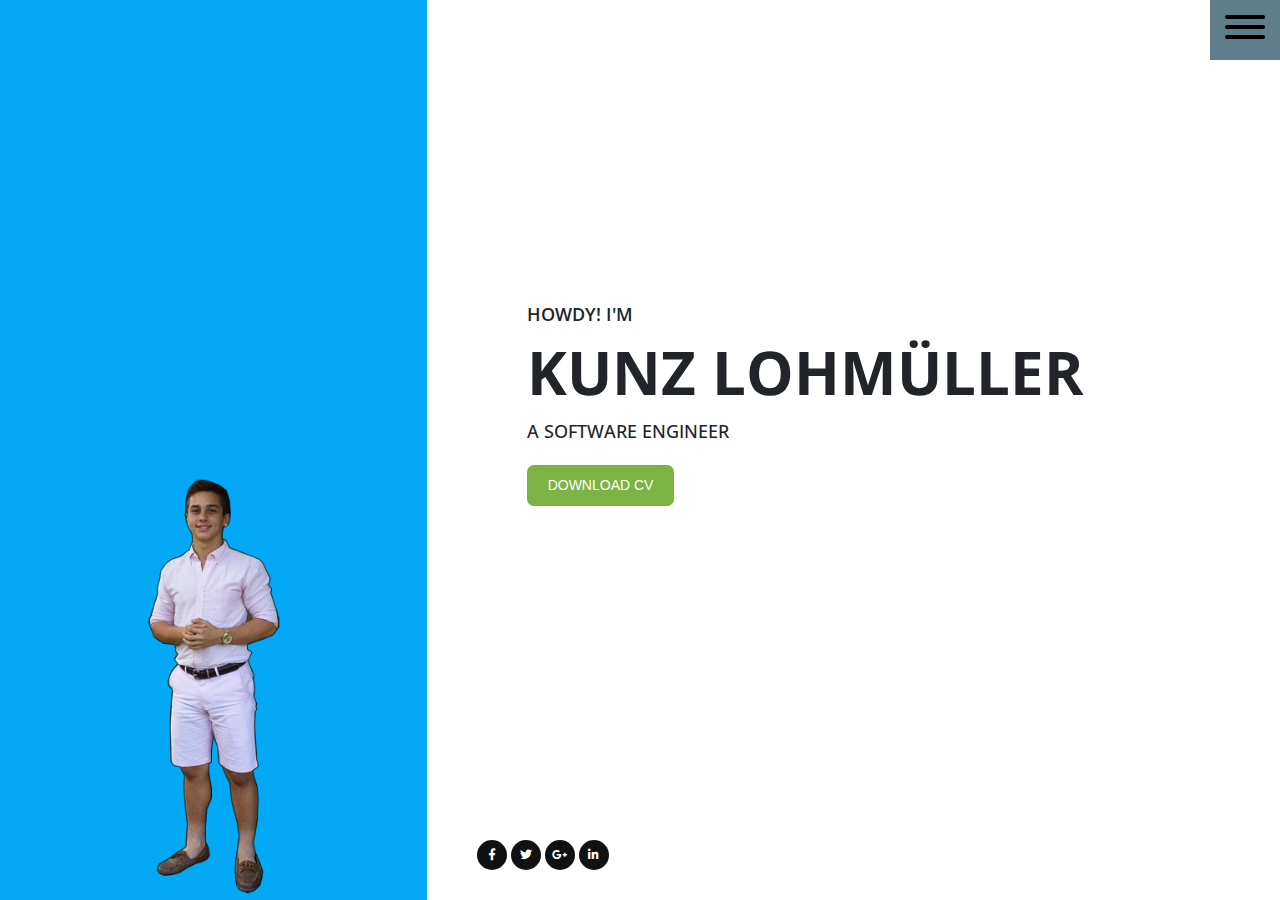
<file: index.html>
<!DOCTYPE html>
<html>
<head>
    <!--- META --->
    <meta charset="utf-8" />
    <meta http-equiv="X-UA-Compatible" content="IE=edge">
    <title>Kunz Lohmüller</title>
    <meta name="viewport" content="width=device-width, initial-scale=1">
    <link rel="shortcut icon" type="image/x-icon" href="/assets/favicon.ico" />
    <!--- CSS --->
    <link rel="stylesheet" href="https://fonts.googleapis.com/css?family=Open+Sans" /> 
    <link rel="stylesheet" type="text/css" media="screen" href="/assets/fontawesome/css/all.min.css" />
    <link rel="stylesheet" type="text/css" media="screen" href="/assets/bootstrap/css/bootstrap.min.css" />
    <link rel="stylesheet" type="text/css" media="screen" href="/assets/css/hamburger.css" />
    <link rel="stylesheet" type="text/css" media="screen" href="/assets/css/main.css" />
    <link rel="stylesheet" type="text/css" media="screen" href="/assets/css/timeline.css" />
    <!--- JavaScript --->
    <script src="/assets/js/jquery.js"></script>
    <script src="/assets/bootstrap/js/bootstrap.min.js"></script>
    <script src="/assets/fontawesome/js/fontawesome.min.js"></script>
    <script src="/assets/js/main.js"></script>
</head>
<body>
    <!--- Top Toolbar --->
    <nav class="topbar">
        <!--- Looks like I don't need this part
        <div class="left">
            <a class="title" href="#">Random Name</a>
        </div>
        --->
        <div class="right hamburger-button">
            <button class="hamburger hamburger--spin" id="hamburger" type="button">
                <span class="hamburger-box">
                    <span class="hamburger-inner"></span>
                </span>
            </button>
        </div>
        <nav class="menu" style="display: none;">
          <ul>
            <li><a href="/index.html">Home</a></li>
            <li><a href="/about.html">About</a></li>
            <li><a href="/contact.html">Contact</a></li>
          </ul>
        </nav>
    </nav>
    <!--- Main Body --->
    <div class="page main content-banner white-bg">
        <div class="container-fluid p-0">
          <div class="row no-gutters full-screen">
            <div class="col-lg-3 col-xl-4 leftish-div-1">
              <div class="d-flex align-items-end leftish-image-div full-height">
                <img src="/assets/img/had-to-do-it.png" class="leftish-img" title="" alt="">
              </div>
            </div>
            <div class="col-lg-9 col-xl-8">
              <div class="page-scroll">
                <div class="page-content">
                  <div class="box-center d-flex align-items-center">
                    <div class="content-text">
                      <h6>Howdy! I'm</h6>
                      <h1>Kunz Lohmüller</h1>
                      <p>A Software Engineer</p>
                      <div class="btn-bar">
                        <a href="#" class="btn btn-theme">Download CV</a>
                      </div>
                    </div>
                    <!--- Social Brand Icon based on FontAwesome (https://fontawesome.com/icons?s=brands) --->
                    <ul class="social-icons">
                      <li><a class="facebook" href="#"><i class="fab fa-facebook-f"></i></a></li>
                      <li><a class="twitter" href="#"><i class="fab fa-twitter"></i></a></li>
                      <li><a class="google" href="#"><i class="fab fa-google-plus-g"></i></a></li>
                      <li><a class="linkedin" href="#"><i class="fab fa-linkedin-in"></i></a></li>
                    </ul>
                  </div>
                 </div> 
               </div>
            </div>
          </div>
        </div>
      </div>
</body>
</html>
</file>
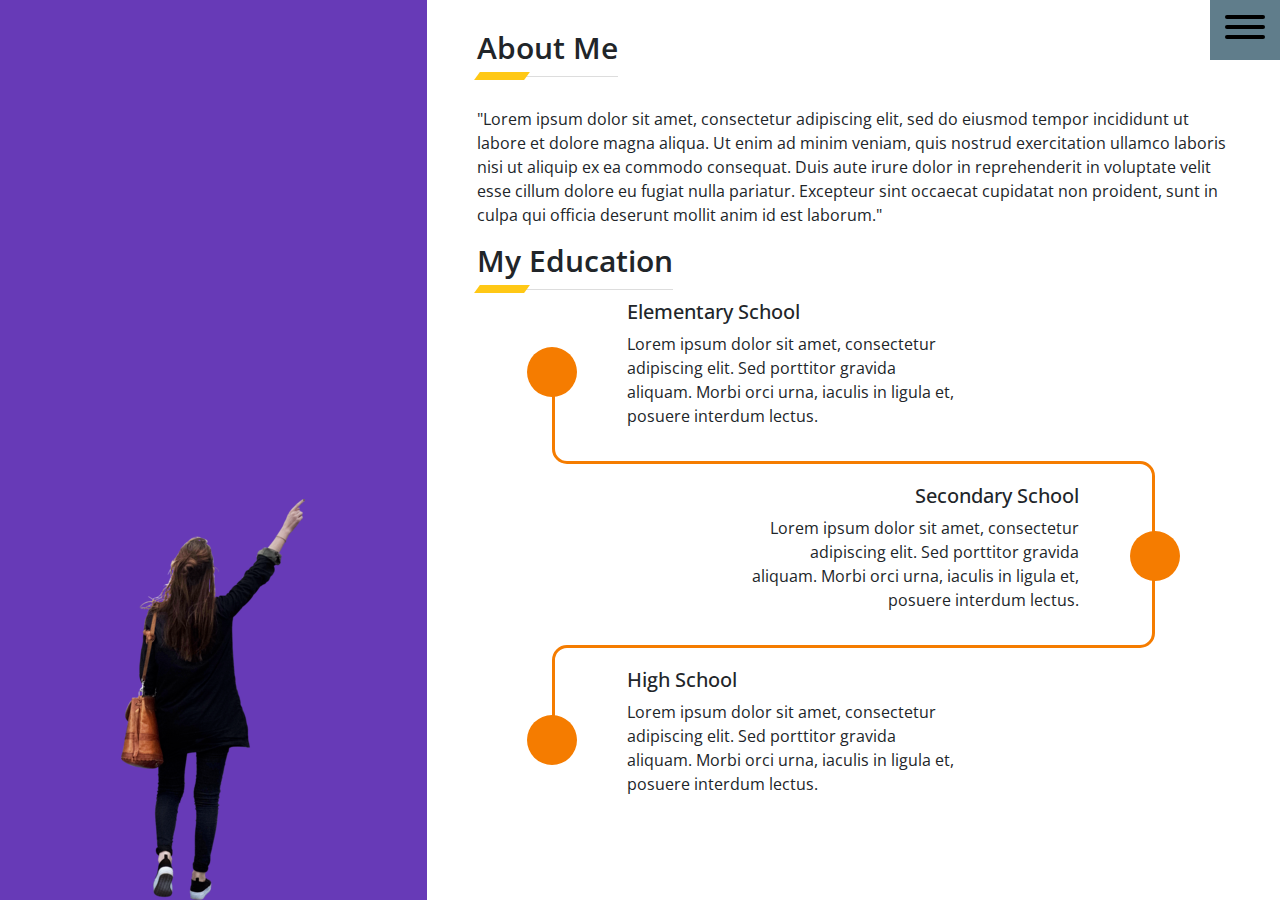
<file: about.html>
<!DOCTYPE html>
<html>
<head>
    <!--- META --->
    <meta charset="utf-8" />
    <meta http-equiv="X-UA-Compatible" content="IE=edge">
    <title>About | Kunz Lohmüller</title>
    <meta name="viewport" content="width=device-width, initial-scale=1">
    <link rel="shortcut icon" type="image/x-icon" href="assets/favicon.ico" />
    <!--- CSS --->
    <link rel="stylesheet" href="https://fonts.googleapis.com/css?family=Open+Sans" /> 
    <link rel="stylesheet" type="text/css" media="screen" href="assets/fontawesome/css/all.min.css" />
    <link rel="stylesheet" type="text/css" media="screen" href="assets/bootstrap/css/bootstrap.min.css" />
    <link rel="stylesheet" type="text/css" media="screen" href="assets/css/hamburger.css" />
    <link rel="stylesheet" type="text/css" media="screen" href="assets/css/main.css" />
    <link rel="stylesheet" type="text/css" media="screen" href="assets/css/timeline.css" />
    <!--- JavaScript --->
    <script src="assets/js/jquery.js"></script>
    <script src="assets/bootstrap/js/bootstrap.min.js"></script>
    <script src="assets/fontawesome/js/fontawesome.min.js"></script>
    <script src="assets/js/main.js"></script>
</head>
<body>
    <!--- Top Toolbar --->
    <nav class="topbar">
        <!--- Looks like I don't need this part
        <div class="left">
            <a class="title" href="#">Random Name</a>
        </div>
        --->
        <div class="right hamburger-button">
            <button class="hamburger hamburger--spin" id="hamburger" type="button">
                <span class="hamburger-box">
                    <span class="hamburger-inner"></span>
                </span>
            </button>
        </div>
        <nav class="menu" style="display: none;">
          <ul>
            <li><a href="/index.html">Home</a></li>
            <li><a href="/about.html">About</a></li>
            <li><a href="/contact.html">Contact</a></li>
          </ul>
        </nav>
    </nav>
    <!--- Main Body --->
    <div class="page main content-banner white-bg">
        <div class="container-fluid p-0">
          <div class="row no-gutters full-screen">
            <div class="col-lg-3 col-xl-4 leftish-div-2">
              <div class="d-flex align-items-end leftish-image-div full-height">
                <img src="assets/img/sample.png" class="leftish-img" title="" alt="">
              </div>
            </div>
            <div class="col-lg-9 col-xl-8">
              <div class="page-scroll">
                <div class="page-content">
                  <div class="full-height align-items-center">
                    <div>
                        <h2 class="title">About Me</h2>
                        <p class="text-after-title">"Lorem ipsum dolor sit amet, consectetur adipiscing elit, sed do eiusmod tempor incididunt ut labore et dolore magna aliqua. Ut enim ad minim veniam, quis nostrud exercitation ullamco laboris nisi ut aliquip ex ea commodo consequat. Duis aute irure dolor in reprehenderit in voluptate velit esse cillum dolore eu fugiat nulla pariatur. Excepteur sint occaecat cupidatat non proident, sunt in culpa qui officia deserunt mollit anim id est laborum."</p>
                    </div>
                    <!---
                    Vertical Left and Right Timeline
                    --->
                    <div>
                        <h2 class="title">My Education</h2>
                        <div>
                            <div class="container-fluid blue-bg">
                                <div class="container">
                                  <div class="row align-items-center how-it-works">
                                    <div class="col-2 text-center bottom">
                                      <div class="circle"></div>
                                    </div>
                                    <div class="col-6">
                                      <h5>Elementary School</h5>
                                      <p>Lorem ipsum dolor sit amet, consectetur adipiscing elit. Sed porttitor gravida aliquam. Morbi orci urna, iaculis in ligula et, posuere interdum lectus.</p>
                                    </div>
                                  </div>
                                  <div class="row timeline">
                                    <div class="col-2">
                                      <div class="corner top-right"></div>
                                    </div>
                                    <div class="col-8">
                                      <hr/>
                                    </div>
                                    <div class="col-2">
                                      <div class="corner left-bottom"></div>
                                    </div>
                                  </div>
                                  <div class="row align-items-center justify-content-end how-it-works">
                                    <div class="col-6 text-right">
                                      <h5>Secondary School</h5>
                                      <p>Lorem ipsum dolor sit amet, consectetur adipiscing elit. Sed porttitor gravida aliquam. Morbi orci urna, iaculis in ligula et, posuere interdum lectus.</p>
                                    </div>
                                    <div class="col-2 text-center full">
                                      <div class="circle"></div>
                                    </div>
                                  </div>
                                  <div class="row timeline">
                                    <div class="col-2">
                                      <div class="corner right-bottom"></div>
                                    </div>
                                    <div class="col-8">
                                      <hr/>
                                    </div>
                                    <div class="col-2">
                                      <div class="corner top-left"></div>
                                    </div>
                                  </div>
                                  <div class="row align-items-center how-it-works">
                                    <div class="col-2 text-center top">
                                      <div class="circle"></div>
                                    </div>
                                    <div class="col-6">
                                      <h5>High School</h5>
                                      <p>Lorem ipsum dolor sit amet, consectetur adipiscing elit. Sed porttitor gravida aliquam. Morbi orci urna, iaculis in ligula et, posuere interdum lectus.</p>
                                    </div>
                                  </div>
                                </div>
                              </div>
                        </div>
                    </div>
                  </div>
                 </div> 
               </div>
            </div>
          </div>
        </div>
      </div>
</body>
</html>
</file>
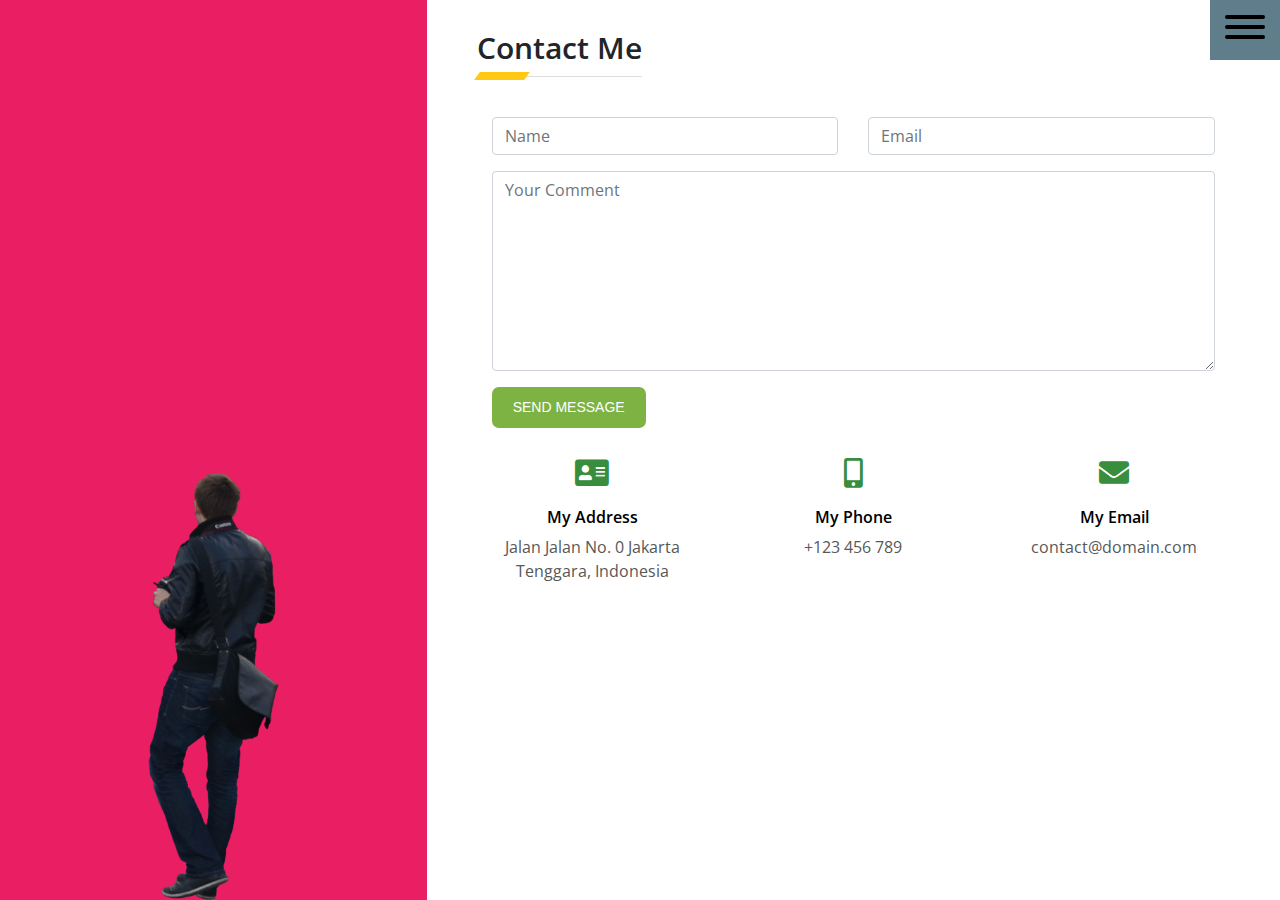
<file: contact.html>
<!DOCTYPE html>
<html>
<head>
    <!--- META --->
    <meta charset="utf-8" />
    <meta http-equiv="X-UA-Compatible" content="IE=edge">
    <title>Contact Me | Kunz Lohmüller</title>
    <meta name="viewport" content="width=device-width, initial-scale=1">
    <link rel="shortcut icon" type="image/x-icon" href="/assets/favicon.ico" />
    <!--- CSS --->
    <link rel="stylesheet" href="https://fonts.googleapis.com/css?family=Open+Sans" /> 
    <link rel="stylesheet" type="text/css" media="screen" href="/assets/fontawesome/css/all.min.css" />
    <link rel="stylesheet" type="text/css" media="screen" href="/assets/bootstrap/css/bootstrap.min.css" />
    <link rel="stylesheet" type="text/css" media="screen" href="/assets/css/hamburger.css" />
    <link rel="stylesheet" type="text/css" media="screen" href="/assets/css/main.css" />
    <link rel="stylesheet" type="text/css" media="screen" href="/assets/css/timeline.css" />
    <!--- JavaScript --->
    <script src="/assets/js/jquery.js"></script>
    <script src="/assets/bootstrap/js/bootstrap.min.js"></script>
    <script src="/assets/fontawesome/js/fontawesome.min.js"></script>
    <script src="/assets/js/main.js"></script>
</head>
<body>
    <!--- Top Toolbar --->
    <nav class="topbar">
        <!--- Looks like I don't need this part
        <div class="left">
            <a class="title" href="#">Random Name</a>
        </div>
        --->
        <div class="right hamburger-button">
            <button class="hamburger hamburger--spin" id="hamburger" type="button">
                <span class="hamburger-box">
                    <span class="hamburger-inner"></span>
                </span>
            </button>
        </div>
        <nav class="menu" style="display: none;">
          <ul>
            <li><a href="/index.html">Home</a></li>
            <li><a href="/about.html">About</a></li>
            <li><a href="/contact.html">Contact</a></li>
          </ul>
        </nav>
    </nav>
    <!--- Main Body --->
    <div class="page main content-banner white-bg">
        <div class="container-fluid p-0">
          <div class="row no-gutters full-screen">
            <div class="col-lg-3 col-xl-4 leftish-div-3">
                <div class="d-flex align-items-end leftish-image-div full-height">
                  <img src="/assets/img/sample-picture2.png" class="leftish-img" title="" alt="">
                </div>
            </div>
            <div class="col-lg-9 col-xl-8">
              <div class="page-scroll">
                <div class="page-content">
                  <div class="full-height align-items-center">
                    <div>
                        <h2 class="title">Contact Me</h2>
                    </div>
                    <div>
                        <div class="contact-form">
                            <form class="contactform" method="post">
                                <div class="row">
                                <div class="col-md-6">
                                    <div class="form-group">
                                    <input id="name" name="name" type="text" placeholder="Name" class="validate form-control" required="" />
                                    </div>
                                    </div>
                                    <div class="col-md-6">
                                    <div class="form-group">
                                    <input id="email" type="email" placeholder="Email" name="email" class="validate form-control" required="" />
                                    </div>
                                    </div>
                                    <div class="col-md-12">
                                    <div class="form-group">
                                    <textarea id="message" placeholder="Your Comment" name="message" class="form-control" required=""></textarea>
                                    </div>
                                </div>
                                    <div class="col-md-12">
                                        <div class="send">
                                            <button class="btn btn-theme" type="submit" name="send">Send message</button>
                                        </div>
                                    </div>
                                </div>
                            </form>
                        </div>
                    </div>
                    <!---
                    Using FontAwesome Icons    
                    --->
                    <div class="row">
                        <div class="col-md-4 m-15px-tb">
                          <div class="contact-info">
                            <i class="fas fa-address-card contact-icon"></i>
                            <h6 class="dark-color bold contact-text">My Address</h6>
                            <p class="gray-color contact-text">Jalan Jalan No. 0 Jakarta Tenggara, Indonesia</p>
                          </div>
                        </div>
                        <div class="col-md-4 m-15px-tb">
                          <div class="contact-info">
                            <i class="fas fa-mobile-alt contact-icon"></i>
                            <h6 class="dark-color bold contact-text">My Phone</h6>
                            <p class="gray-color contact-text">+123 456 789</p>
                          </div>
                        </div>
                        <div class="col-md-4 m-15px-tb sm-m-0px-b">
                          <div class="contact-info">
                            <i class="fas fa-envelope contact-icon"></i>
                            <h6 class="dark-color bold contact-text">My Email</h6>
                            <p class="gray-color contact-text">contact@domain.com</p>
                          </div>
                        </div>
                    </div>
                  </div>
                 </div> 
               </div>
            </div>
          </div>
        </div>
      </div>
</body>
</html>
</file>
<file: assets/css/main.css>
/*
Material Color Pallete: https://www.materialpalette.com/colors
*/
body{
    margin: 0;
    padding: 0;
    font-family: 'Open Sans', sans-serif;
}

/*
=====================================
Screen Size Compatilibity
=====================================
*/
@media(min-width: 992px){
  .page-scroll {
    overflow-y: scroll;
    height: 100vh;
  }
  .page-scroll:after {
    content: "";
    top: 0;
    bottom: 0;
    width: 20px;
    background: #fff;
    right: 0px;
    z-index: 1;
    position: fixed;
  }
}

.page-content {
  padding: 50px;
  width: 100%;
}

@media(max-width: 1200px){
  .page-content {
    padding: 40px 30px 30px 30px;
  }
}

@media(max-width: 991px) {
  .js .page {
    overflow-y: auto;
  }
  .page-content {
    padding: 90px 30px 30px;
  }
}

@media(max-width: 767px) {
  .page-content {
    padding: 85px 20px 30px;
  }
}
.full-height {
  min-height: 100%;
}
/*
=====================================
Navigation Toolbar
=====================================
*/
/* Looks like I don't need this part
.title{
    font-size: 30px;
    color: #000000;
    font-size: 20px;
    font-weight: 600;
    text-transform: uppercase;
    line-height: 50px;
    padding: 5px 15px;
}
*/

.topbar{
    width: 100%;
    height: 55px;
    position: fixed;
    z-index: 2; /* make it as the front object thus make it clickable */
}

.topbar div{
    display: block;
}

.topbar div.left{
    float: left;
}

.topbar div.right{
    float: right;
    transition: 0.5s;
}

.topbar div a{
    display: block;
    padding-top: 10px;
    padding-right: 10px;
    padding-bottom: 10px;
    padding-left: 10px;
    text-decoration: none;
}
.hamburger-button{
  background-color: #607d8b;
}
/* Navigation part */
nav.menu{
  top: 59.5px;
  right: 0%;
  position: fixed;
  z-index: 1;
  background-color: #263238;
  width: 250px;
}
nav.menu ul{
  padding: 0px;
  margin: 0px;
}
nav.menu ul li{
  border-top: 1px solid rgba(255,255,255,0.5);
  list-style-type: none;
  text-decoration: none;
  text-align: center;
  padding-top: 10px;
  padding-bottom: 10px;
}
nav.menu ul a{
  color: #ffffff;
  font-weight: bold;
  text-transform: uppercase;
}
/*
=====================================
Main Page Body
=====================================
*/

.leftish-image-div {
  padding-top: 60px;
}
.content-banner .page-content {
  min-height: inherit;
}
.content-banner .page-content {
  padding-top: 30px;
}
.content-text {
  padding: 20px 20px 70px;
}
.leftish-div-1{
  background-color: #03a9f4;
}
.leftish-div-2{
  background-color: #673ab7;
}
.leftish-div-3{
  background-color: #e91e63;
}
.leftish-img{
  max-width: 100%;
  max-height: 100vh;
  margin: 0 auto;
}
/*
=====================================
Button
Using https://www.bestcssbuttongenerator.com/
=====================================
*/
.btn {
	background-color:#7cb342;
	-moz-border-radius:7px;
	-webkit-border-radius:7px;
	border-radius:7px;
	display:inline-block;
	cursor:pointer;
	color:#ffffff;
	font-family:Arial;
	font-size:14px;
	padding:9px 20px;
  text-decoration:none;
  text-transform: uppercase;
}
.btn:hover {
  transition: 0.5s;
  background-color:#030801;
  color:#ffffff;
}
/*
=====================================
Circle-styled Social Icon
=====================================
*/
/* Pin to the bottom left */
.social-icons {
  right: auto;
  left: 50px;
}

.social-icons {
  position: absolute;
  bottom: 30px;
  right: 40px;
  margin: 0;
  padding: 0;
  list-style: none;
}

.social-icons li{
  display: inline-block;
  vertical-align: middle;
}
.social-icons a{
  width: 30px;
  height: 30px;
  background: #111;
  display: block;
  text-align: center;
  line-height: 30px;
  color: #fff;
  border-radius: 50%;
  font-size: 12px;
}

.social-icons a:hover{
  background: #757575;
  color: #fff;
}
/*
=====================================
Typography
=====================================
*/
.title{
  font-size: 30px;
  font-weight: 600;
  position: relative;
  z-index: -1;
  border-bottom: 1px solid #ddd;
  display: inline-block;
  vertical-align: top;
  padding: 0 0 10px;
  margin: 0;
  margin-bottom: 10px;
}
.title::after{
  height: 8px;
  width: 50px;
  bottom: -4px;
  left: 0;
  right: 0;
  position: absolute;
  content: "";
  z-index: -1;
  transform: skew(-36deg);
  -webkit-transform: skew(-36deg);
  background: #FFC815;
  box-sizing: border-box;
}
.dark-color{
  color: #000000;
}
.bold{
  font-weight: 600;
}
.gray-color{
  color: #575757;
}
.text-after-title{
  margin-top: 20px;
}
textarea{
  min-height: 200px;
}
.contact-form{
  margin: 30px 15px 30px 15px;
}
.contact-icon{
  color: #388e3c;
  text-align: center;
  display: inline-block;
  width: 100%;
  font-size: 30px;
  padding-bottom: 20px;
}
.contact-text{
  text-align: center;
}
/*
Home Intro Typography
*/
.content-text {
  padding-left: 50px;
  width: 100%;
}
.content-text h6 {
  font-size: 18px;
  margin: 0 0 10px;
  font-weight: 600;
  text-transform: uppercase;
  position: relative;
  z-index: 1
}

.content-text h6:after {
  content: "";
  position: absolute;
  top: -10px;
  left: -10px;
  width: 40px;
  height: 40px;
  border-radius: 50%;
  z-index: -1;
}

.content-text h1 {
  font-size: 60px;
  font-weight: 700;
  text-transform: uppercase;
  position: relative;
  z-index: 1;
  display: inline-block;
  vertical-align: top;
  margin: 0 0 10px;
}

.content-text h1:after {
  content: "";
  position: absolute;
  top: 20px;
  right: -10px;
  width: 50px;
  height: 50px;
  border-radius: 50%;
  z-index: -1;
  opacity: 0.6;
}

.content-text p {
  text-transform: uppercase;  
  font-size: 18px;
  font-weight: 500;
  margin: 0;
}
.content-text .btn-bar {
  margin-top: 20px;
}
.box-center{
  min-height: calc(100vh - 100px);
}
</file>
<file: assets/css/timeline.css>
/*html,
body {
  font: 100% "Lato", sans-serif;
  font-weight: 300;
  height: 100%;
  background-color: #4D4545;
}

.blue-bg {
  background-color: #4D4545;
  color: #f57c00;
  height: 100%;
}
*/
.circle {
  font-weight: bold;
  /*padding: 15px 20px; z-index: 2;*/
  padding: 15px 20px;
  max-height: 50px;
  max-width: 50px;
  min-height: 50px;
  min-width: 50px;
  width: 50px;
  height: 50px;
  border-radius: 50%;
  background-color: #f57c00;
  color: rgb(0, 0, 0);
}

.how-it-works.row {
  display: flex;
}
.how-it-works.row .col-2 {
  display: inline-flex;
  align-self: stretch;
  align-items: center;
  justify-content: center;
}
.how-it-works.row .col-2::after {
  content: "";
  position: absolute;
  border-left: 3px solid #f57c00;
  z-index: 1;
}
.how-it-works.row .col-2.bottom::after {
  height: 50%;
  left: 50%;
  top: 50%;
}
.how-it-works.row .col-2.full::after {
  height: 100%;
  left: calc(50% - 3px);
}
.how-it-works.row .col-2.top::after {
  height: 50%;
  left: 50%;
  top: 0;
}

.timeline div {
  padding: 0;
  height: 40px;
}
.timeline hr {
  border-top: 3px solid #f57c00;
  margin: 0;
  top: 17px;
  position: relative;
}
.timeline .col-2 {
  display: flex;
  overflow: hidden;
}
.timeline .corner {
  border: 3px solid #f57c00;
  width: 100%;
  position: relative;
  border-radius: 15px;
}
.timeline .top-right {
  left: 50%;
  top: -50%;
}
.timeline .left-bottom {
  left: -50%;
  top: calc(50% - 3px);
}
.timeline .top-left {
  left: -50%;
  top: -50%;
}
.timeline .right-bottom {
  left: 50%;
  top: calc(50% - 3px);
}
</file>
<file: assets/css/hamburger.css>
/*!
 * Hamburgers
 * @description Tasty CSS-animated hamburgers
 * @author Jonathan Suh @jonsuh
 * @site https://jonsuh.com/hamburgers
 * @link https://github.com/jonsuh/hamburgers
 */
 .hamburger {
    padding: 15px 15px;
    display: inline-block;
    cursor: pointer;
    transition-property: opacity, filter;
    transition-duration: 0.15s;
    transition-timing-function: linear;
    font: inherit;
    color: inherit;
    text-transform: none;
    background-color: transparent;
    border: 0;
    margin: 0;
    overflow: visible; }
    .hamburger:hover {
      opacity: 0.7; }
    .hamburger.is-active:hover {
      opacity: 0.7; }
    .hamburger.is-active .hamburger-inner,
    .hamburger.is-active .hamburger-inner::before,
    .hamburger.is-active .hamburger-inner::after {
      background-color: #000; }
  
  .hamburger-box {
    width: 40px;
    height: 24px;
    display: inline-block;
    position: relative; }
  
  .hamburger-inner {
    display: block;
    top: 50%;
    margin-top: -2px; }
    .hamburger-inner, .hamburger-inner::before, .hamburger-inner::after {
      width: 40px;
      height: 4px;
      background-color: #000;
      border-radius: 4px;
      position: absolute;
      transition-property: transform;
      transition-duration: 0.15s;
      transition-timing-function: ease; }
    .hamburger-inner::before, .hamburger-inner::after {
      content: "";
      display: block; }
    .hamburger-inner::before {
      top: -10px; }
    .hamburger-inner::after {
      bottom: -10px; }
  
  /*
     * 3DX
     */
  .hamburger--3dx .hamburger-box {
    perspective: 80px; }
  
  .hamburger--3dx .hamburger-inner {
    transition: transform 0.15s cubic-bezier(0.645, 0.045, 0.355, 1), background-color 0s 0.1s cubic-bezier(0.645, 0.045, 0.355, 1); }
    .hamburger--3dx .hamburger-inner::before, .hamburger--3dx .hamburger-inner::after {
      transition: transform 0s 0.1s cubic-bezier(0.645, 0.045, 0.355, 1); }
  
  .hamburger--3dx.is-active .hamburger-inner {
    background-color: transparent !important;
    transform: rotateY(180deg); }
    .hamburger--3dx.is-active .hamburger-inner::before {
      transform: translate3d(0, 10px, 0) rotate(45deg); }
    .hamburger--3dx.is-active .hamburger-inner::after {
      transform: translate3d(0, -10px, 0) rotate(-45deg); }
  
  /*
     * 3DX Reverse
     */
  .hamburger--3dx-r .hamburger-box {
    perspective: 80px; }
  
  .hamburger--3dx-r .hamburger-inner {
    transition: transform 0.15s cubic-bezier(0.645, 0.045, 0.355, 1), background-color 0s 0.1s cubic-bezier(0.645, 0.045, 0.355, 1); }
    .hamburger--3dx-r .hamburger-inner::before, .hamburger--3dx-r .hamburger-inner::after {
      transition: transform 0s 0.1s cubic-bezier(0.645, 0.045, 0.355, 1); }
  
  .hamburger--3dx-r.is-active .hamburger-inner {
    background-color: transparent !important;
    transform: rotateY(-180deg); }
    .hamburger--3dx-r.is-active .hamburger-inner::before {
      transform: translate3d(0, 10px, 0) rotate(45deg); }
    .hamburger--3dx-r.is-active .hamburger-inner::after {
      transform: translate3d(0, -10px, 0) rotate(-45deg); }
  
  /*
     * 3DY
     */
  .hamburger--3dy .hamburger-box {
    perspective: 80px; }
  
  .hamburger--3dy .hamburger-inner {
    transition: transform 0.15s cubic-bezier(0.645, 0.045, 0.355, 1), background-color 0s 0.1s cubic-bezier(0.645, 0.045, 0.355, 1); }
    .hamburger--3dy .hamburger-inner::before, .hamburger--3dy .hamburger-inner::after {
      transition: transform 0s 0.1s cubic-bezier(0.645, 0.045, 0.355, 1); }
  
  .hamburger--3dy.is-active .hamburger-inner {
    background-color: transparent !important;
    transform: rotateX(-180deg); }
    .hamburger--3dy.is-active .hamburger-inner::before {
      transform: translate3d(0, 10px, 0) rotate(45deg); }
    .hamburger--3dy.is-active .hamburger-inner::after {
      transform: translate3d(0, -10px, 0) rotate(-45deg); }
  
  /*
     * 3DY Reverse
     */
  .hamburger--3dy-r .hamburger-box {
    perspective: 80px; }
  
  .hamburger--3dy-r .hamburger-inner {
    transition: transform 0.15s cubic-bezier(0.645, 0.045, 0.355, 1), background-color 0s 0.1s cubic-bezier(0.645, 0.045, 0.355, 1); }
    .hamburger--3dy-r .hamburger-inner::before, .hamburger--3dy-r .hamburger-inner::after {
      transition: transform 0s 0.1s cubic-bezier(0.645, 0.045, 0.355, 1); }
  
  .hamburger--3dy-r.is-active .hamburger-inner {
    background-color: transparent !important;
    transform: rotateX(180deg); }
    .hamburger--3dy-r.is-active .hamburger-inner::before {
      transform: translate3d(0, 10px, 0) rotate(45deg); }
    .hamburger--3dy-r.is-active .hamburger-inner::after {
      transform: translate3d(0, -10px, 0) rotate(-45deg); }
  
  /*
     * 3DXY
     */
  .hamburger--3dxy .hamburger-box {
    perspective: 80px; }
  
  .hamburger--3dxy .hamburger-inner {
    transition: transform 0.15s cubic-bezier(0.645, 0.045, 0.355, 1), background-color 0s 0.1s cubic-bezier(0.645, 0.045, 0.355, 1); }
    .hamburger--3dxy .hamburger-inner::before, .hamburger--3dxy .hamburger-inner::after {
      transition: transform 0s 0.1s cubic-bezier(0.645, 0.045, 0.355, 1); }
  
  .hamburger--3dxy.is-active .hamburger-inner {
    background-color: transparent !important;
    transform: rotateX(180deg) rotateY(180deg); }
    .hamburger--3dxy.is-active .hamburger-inner::before {
      transform: translate3d(0, 10px, 0) rotate(45deg); }
    .hamburger--3dxy.is-active .hamburger-inner::after {
      transform: translate3d(0, -10px, 0) rotate(-45deg); }
  
  /*
     * 3DXY Reverse
     */
  .hamburger--3dxy-r .hamburger-box {
    perspective: 80px; }
  
  .hamburger--3dxy-r .hamburger-inner {
    transition: transform 0.15s cubic-bezier(0.645, 0.045, 0.355, 1), background-color 0s 0.1s cubic-bezier(0.645, 0.045, 0.355, 1); }
    .hamburger--3dxy-r .hamburger-inner::before, .hamburger--3dxy-r .hamburger-inner::after {
      transition: transform 0s 0.1s cubic-bezier(0.645, 0.045, 0.355, 1); }
  
  .hamburger--3dxy-r.is-active .hamburger-inner {
    background-color: transparent !important;
    transform: rotateX(180deg) rotateY(180deg) rotateZ(-180deg); }
    .hamburger--3dxy-r.is-active .hamburger-inner::before {
      transform: translate3d(0, 10px, 0) rotate(45deg); }
    .hamburger--3dxy-r.is-active .hamburger-inner::after {
      transform: translate3d(0, -10px, 0) rotate(-45deg); }
  
  /*
     * Arrow
     */
  .hamburger--arrow.is-active .hamburger-inner::before {
    transform: translate3d(-8px, 0, 0) rotate(-45deg) scale(0.7, 1); }
  
  .hamburger--arrow.is-active .hamburger-inner::after {
    transform: translate3d(-8px, 0, 0) rotate(45deg) scale(0.7, 1); }
  
  /*
     * Arrow Right
     */
  .hamburger--arrow-r.is-active .hamburger-inner::before {
    transform: translate3d(8px, 0, 0) rotate(45deg) scale(0.7, 1); }
  
  .hamburger--arrow-r.is-active .hamburger-inner::after {
    transform: translate3d(8px, 0, 0) rotate(-45deg) scale(0.7, 1); }
  
  /*
     * Arrow Alt
     */
  .hamburger--arrowalt .hamburger-inner::before {
    transition: top 0.1s 0.1s ease, transform 0.1s cubic-bezier(0.165, 0.84, 0.44, 1); }
  
  .hamburger--arrowalt .hamburger-inner::after {
    transition: bottom 0.1s 0.1s ease, transform 0.1s cubic-bezier(0.165, 0.84, 0.44, 1); }
  
  .hamburger--arrowalt.is-active .hamburger-inner::before {
    top: 0;
    transform: translate3d(-8px, -10px, 0) rotate(-45deg) scale(0.7, 1);
    transition: top 0.1s ease, transform 0.1s 0.1s cubic-bezier(0.895, 0.03, 0.685, 0.22); }
  
  .hamburger--arrowalt.is-active .hamburger-inner::after {
    bottom: 0;
    transform: translate3d(-8px, 10px, 0) rotate(45deg) scale(0.7, 1);
    transition: bottom 0.1s ease, transform 0.1s 0.1s cubic-bezier(0.895, 0.03, 0.685, 0.22); }
  
  /*
     * Arrow Alt Right
     */
  .hamburger--arrowalt-r .hamburger-inner::before {
    transition: top 0.1s 0.1s ease, transform 0.1s cubic-bezier(0.165, 0.84, 0.44, 1); }
  
  .hamburger--arrowalt-r .hamburger-inner::after {
    transition: bottom 0.1s 0.1s ease, transform 0.1s cubic-bezier(0.165, 0.84, 0.44, 1); }
  
  .hamburger--arrowalt-r.is-active .hamburger-inner::before {
    top: 0;
    transform: translate3d(8px, -10px, 0) rotate(45deg) scale(0.7, 1);
    transition: top 0.1s ease, transform 0.1s 0.1s cubic-bezier(0.895, 0.03, 0.685, 0.22); }
  
  .hamburger--arrowalt-r.is-active .hamburger-inner::after {
    bottom: 0;
    transform: translate3d(8px, 10px, 0) rotate(-45deg) scale(0.7, 1);
    transition: bottom 0.1s ease, transform 0.1s 0.1s cubic-bezier(0.895, 0.03, 0.685, 0.22); }
  
  /*
     * Arrow Turn
     */
  .hamburger--arrowturn.is-active .hamburger-inner {
    transform: rotate(-180deg); }
    .hamburger--arrowturn.is-active .hamburger-inner::before {
      transform: translate3d(8px, 0, 0) rotate(45deg) scale(0.7, 1); }
    .hamburger--arrowturn.is-active .hamburger-inner::after {
      transform: translate3d(8px, 0, 0) rotate(-45deg) scale(0.7, 1); }
  
  /*
     * Arrow Turn Right
     */
  .hamburger--arrowturn-r.is-active .hamburger-inner {
    transform: rotate(-180deg); }
    .hamburger--arrowturn-r.is-active .hamburger-inner::before {
      transform: translate3d(-8px, 0, 0) rotate(-45deg) scale(0.7, 1); }
    .hamburger--arrowturn-r.is-active .hamburger-inner::after {
      transform: translate3d(-8px, 0, 0) rotate(45deg) scale(0.7, 1); }
  
  /*
     * Boring
     */
  .hamburger--boring .hamburger-inner, .hamburger--boring .hamburger-inner::before, .hamburger--boring .hamburger-inner::after {
    transition-property: none; }
  
  .hamburger--boring.is-active .hamburger-inner {
    transform: rotate(45deg); }
    .hamburger--boring.is-active .hamburger-inner::before {
      top: 0;
      opacity: 0; }
    .hamburger--boring.is-active .hamburger-inner::after {
      bottom: 0;
      transform: rotate(-90deg); }
  
  /*
     * Collapse
     */
  .hamburger--collapse .hamburger-inner {
    top: auto;
    bottom: 0;
    transition-duration: 0.13s;
    transition-delay: 0.13s;
    transition-timing-function: cubic-bezier(0.55, 0.055, 0.675, 0.19); }
    .hamburger--collapse .hamburger-inner::after {
      top: -20px;
      transition: top 0.2s 0.2s cubic-bezier(0.33333, 0.66667, 0.66667, 1), opacity 0.1s linear; }
    .hamburger--collapse .hamburger-inner::before {
      transition: top 0.12s 0.2s cubic-bezier(0.33333, 0.66667, 0.66667, 1), transform 0.13s cubic-bezier(0.55, 0.055, 0.675, 0.19); }
  
  .hamburger--collapse.is-active .hamburger-inner {
    transform: translate3d(0, -10px, 0) rotate(-45deg);
    transition-delay: 0.22s;
    transition-timing-function: cubic-bezier(0.215, 0.61, 0.355, 1); }
    .hamburger--collapse.is-active .hamburger-inner::after {
      top: 0;
      opacity: 0;
      transition: top 0.2s cubic-bezier(0.33333, 0, 0.66667, 0.33333), opacity 0.1s 0.22s linear; }
    .hamburger--collapse.is-active .hamburger-inner::before {
      top: 0;
      transform: rotate(-90deg);
      transition: top 0.1s 0.16s cubic-bezier(0.33333, 0, 0.66667, 0.33333), transform 0.13s 0.25s cubic-bezier(0.215, 0.61, 0.355, 1); }
  
  /*
     * Collapse Reverse
     */
  .hamburger--collapse-r .hamburger-inner {
    top: auto;
    bottom: 0;
    transition-duration: 0.13s;
    transition-delay: 0.13s;
    transition-timing-function: cubic-bezier(0.55, 0.055, 0.675, 0.19); }
    .hamburger--collapse-r .hamburger-inner::after {
      top: -20px;
      transition: top 0.2s 0.2s cubic-bezier(0.33333, 0.66667, 0.66667, 1), opacity 0.1s linear; }
    .hamburger--collapse-r .hamburger-inner::before {
      transition: top 0.12s 0.2s cubic-bezier(0.33333, 0.66667, 0.66667, 1), transform 0.13s cubic-bezier(0.55, 0.055, 0.675, 0.19); }
  
  .hamburger--collapse-r.is-active .hamburger-inner {
    transform: translate3d(0, -10px, 0) rotate(45deg);
    transition-delay: 0.22s;
    transition-timing-function: cubic-bezier(0.215, 0.61, 0.355, 1); }
    .hamburger--collapse-r.is-active .hamburger-inner::after {
      top: 0;
      opacity: 0;
      transition: top 0.2s cubic-bezier(0.33333, 0, 0.66667, 0.33333), opacity 0.1s 0.22s linear; }
    .hamburger--collapse-r.is-active .hamburger-inner::before {
      top: 0;
      transform: rotate(90deg);
      transition: top 0.1s 0.16s cubic-bezier(0.33333, 0, 0.66667, 0.33333), transform 0.13s 0.25s cubic-bezier(0.215, 0.61, 0.355, 1); }
  
  /*
     * Elastic
     */
  .hamburger--elastic .hamburger-inner {
    top: 2px;
    transition-duration: 0.275s;
    transition-timing-function: cubic-bezier(0.68, -0.55, 0.265, 1.55); }
    .hamburger--elastic .hamburger-inner::before {
      top: 10px;
      transition: opacity 0.125s 0.275s ease; }
    .hamburger--elastic .hamburger-inner::after {
      top: 20px;
      transition: transform 0.275s cubic-bezier(0.68, -0.55, 0.265, 1.55); }
  
  .hamburger--elastic.is-active .hamburger-inner {
    transform: translate3d(0, 10px, 0) rotate(135deg);
    transition-delay: 0.075s; }
    .hamburger--elastic.is-active .hamburger-inner::before {
      transition-delay: 0s;
      opacity: 0; }
    .hamburger--elastic.is-active .hamburger-inner::after {
      transform: translate3d(0, -20px, 0) rotate(-270deg);
      transition-delay: 0.075s; }
  
  /*
     * Elastic Reverse
     */
  .hamburger--elastic-r .hamburger-inner {
    top: 2px;
    transition-duration: 0.275s;
    transition-timing-function: cubic-bezier(0.68, -0.55, 0.265, 1.55); }
    .hamburger--elastic-r .hamburger-inner::before {
      top: 10px;
      transition: opacity 0.125s 0.275s ease; }
    .hamburger--elastic-r .hamburger-inner::after {
      top: 20px;
      transition: transform 0.275s cubic-bezier(0.68, -0.55, 0.265, 1.55); }
  
  .hamburger--elastic-r.is-active .hamburger-inner {
    transform: translate3d(0, 10px, 0) rotate(-135deg);
    transition-delay: 0.075s; }
    .hamburger--elastic-r.is-active .hamburger-inner::before {
      transition-delay: 0s;
      opacity: 0; }
    .hamburger--elastic-r.is-active .hamburger-inner::after {
      transform: translate3d(0, -20px, 0) rotate(270deg);
      transition-delay: 0.075s; }
  
  /*
     * Emphatic
     */
  .hamburger--emphatic {
    overflow: hidden; }
    .hamburger--emphatic .hamburger-inner {
      transition: background-color 0.125s 0.175s ease-in; }
      .hamburger--emphatic .hamburger-inner::before {
        left: 0;
        transition: transform 0.125s cubic-bezier(0.6, 0.04, 0.98, 0.335), top 0.05s 0.125s linear, left 0.125s 0.175s ease-in; }
      .hamburger--emphatic .hamburger-inner::after {
        top: 10px;
        right: 0;
        transition: transform 0.125s cubic-bezier(0.6, 0.04, 0.98, 0.335), top 0.05s 0.125s linear, right 0.125s 0.175s ease-in; }
    .hamburger--emphatic.is-active .hamburger-inner {
      transition-delay: 0s;
      transition-timing-function: ease-out;
      background-color: transparent !important; }
      .hamburger--emphatic.is-active .hamburger-inner::before {
        left: -80px;
        top: -80px;
        transform: translate3d(80px, 80px, 0) rotate(45deg);
        transition: left 0.125s ease-out, top 0.05s 0.125s linear, transform 0.125s 0.175s cubic-bezier(0.075, 0.82, 0.165, 1); }
      .hamburger--emphatic.is-active .hamburger-inner::after {
        right: -80px;
        top: -80px;
        transform: translate3d(-80px, 80px, 0) rotate(-45deg);
        transition: right 0.125s ease-out, top 0.05s 0.125s linear, transform 0.125s 0.175s cubic-bezier(0.075, 0.82, 0.165, 1); }
  
  /*
     * Emphatic Reverse
     */
  .hamburger--emphatic-r {
    overflow: hidden; }
    .hamburger--emphatic-r .hamburger-inner {
      transition: background-color 0.125s 0.175s ease-in; }
      .hamburger--emphatic-r .hamburger-inner::before {
        left: 0;
        transition: transform 0.125s cubic-bezier(0.6, 0.04, 0.98, 0.335), top 0.05s 0.125s linear, left 0.125s 0.175s ease-in; }
      .hamburger--emphatic-r .hamburger-inner::after {
        top: 10px;
        right: 0;
        transition: transform 0.125s cubic-bezier(0.6, 0.04, 0.98, 0.335), top 0.05s 0.125s linear, right 0.125s 0.175s ease-in; }
    .hamburger--emphatic-r.is-active .hamburger-inner {
      transition-delay: 0s;
      transition-timing-function: ease-out;
      background-color: transparent !important; }
      .hamburger--emphatic-r.is-active .hamburger-inner::before {
        left: -80px;
        top: 80px;
        transform: translate3d(80px, -80px, 0) rotate(-45deg);
        transition: left 0.125s ease-out, top 0.05s 0.125s linear, transform 0.125s 0.175s cubic-bezier(0.075, 0.82, 0.165, 1); }
      .hamburger--emphatic-r.is-active .hamburger-inner::after {
        right: -80px;
        top: 80px;
        transform: translate3d(-80px, -80px, 0) rotate(45deg);
        transition: right 0.125s ease-out, top 0.05s 0.125s linear, transform 0.125s 0.175s cubic-bezier(0.075, 0.82, 0.165, 1); }
  
  /*
     * Minus
     */
  .hamburger--minus .hamburger-inner::before, .hamburger--minus .hamburger-inner::after {
    transition: bottom 0.08s 0s ease-out, top 0.08s 0s ease-out, opacity 0s linear; }
  
  .hamburger--minus.is-active .hamburger-inner::before, .hamburger--minus.is-active .hamburger-inner::after {
    opacity: 0;
    transition: bottom 0.08s ease-out, top 0.08s ease-out, opacity 0s 0.08s linear; }
  
  .hamburger--minus.is-active .hamburger-inner::before {
    top: 0; }
  
  .hamburger--minus.is-active .hamburger-inner::after {
    bottom: 0; }
  
  /*
     * Slider
     */
  .hamburger--slider .hamburger-inner {
    top: 2px; }
    .hamburger--slider .hamburger-inner::before {
      top: 10px;
      transition-property: transform, opacity;
      transition-timing-function: ease;
      transition-duration: 0.15s; }
    .hamburger--slider .hamburger-inner::after {
      top: 20px; }
  
  .hamburger--slider.is-active .hamburger-inner {
    transform: translate3d(0, 10px, 0) rotate(45deg); }
    .hamburger--slider.is-active .hamburger-inner::before {
      transform: rotate(-45deg) translate3d(-5.71429px, -6px, 0);
      opacity: 0; }
    .hamburger--slider.is-active .hamburger-inner::after {
      transform: translate3d(0, -20px, 0) rotate(-90deg); }
  
  /*
     * Slider Reverse
     */
  .hamburger--slider-r .hamburger-inner {
    top: 2px; }
    .hamburger--slider-r .hamburger-inner::before {
      top: 10px;
      transition-property: transform, opacity;
      transition-timing-function: ease;
      transition-duration: 0.15s; }
    .hamburger--slider-r .hamburger-inner::after {
      top: 20px; }
  
  .hamburger--slider-r.is-active .hamburger-inner {
    transform: translate3d(0, 10px, 0) rotate(-45deg); }
    .hamburger--slider-r.is-active .hamburger-inner::before {
      transform: rotate(45deg) translate3d(5.71429px, -6px, 0);
      opacity: 0; }
    .hamburger--slider-r.is-active .hamburger-inner::after {
      transform: translate3d(0, -20px, 0) rotate(90deg); }
  
  /*
     * Spin
     */
  .hamburger--spin .hamburger-inner {
    transition-duration: 0.22s;
    transition-timing-function: cubic-bezier(0.55, 0.055, 0.675, 0.19); }
    .hamburger--spin .hamburger-inner::before {
      transition: top 0.1s 0.25s ease-in, opacity 0.1s ease-in; }
    .hamburger--spin .hamburger-inner::after {
      transition: bottom 0.1s 0.25s ease-in, transform 0.22s cubic-bezier(0.55, 0.055, 0.675, 0.19); }
  
  .hamburger--spin.is-active .hamburger-inner {
    transform: rotate(225deg);
    transition-delay: 0.12s;
    transition-timing-function: cubic-bezier(0.215, 0.61, 0.355, 1); }
    .hamburger--spin.is-active .hamburger-inner::before {
      top: 0;
      opacity: 0;
      transition: top 0.1s ease-out, opacity 0.1s 0.12s ease-out; }
    .hamburger--spin.is-active .hamburger-inner::after {
      bottom: 0;
      transform: rotate(-90deg);
      transition: bottom 0.1s ease-out, transform 0.22s 0.12s cubic-bezier(0.215, 0.61, 0.355, 1); }
  
  /*
     * Spin Reverse
     */
  .hamburger--spin-r .hamburger-inner {
    transition-duration: 0.22s;
    transition-timing-function: cubic-bezier(0.55, 0.055, 0.675, 0.19); }
    .hamburger--spin-r .hamburger-inner::before {
      transition: top 0.1s 0.25s ease-in, opacity 0.1s ease-in; }
    .hamburger--spin-r .hamburger-inner::after {
      transition: bottom 0.1s 0.25s ease-in, transform 0.22s cubic-bezier(0.55, 0.055, 0.675, 0.19); }
  
  .hamburger--spin-r.is-active .hamburger-inner {
    transform: rotate(-225deg);
    transition-delay: 0.12s;
    transition-timing-function: cubic-bezier(0.215, 0.61, 0.355, 1); }
    .hamburger--spin-r.is-active .hamburger-inner::before {
      top: 0;
      opacity: 0;
      transition: top 0.1s ease-out, opacity 0.1s 0.12s ease-out; }
    .hamburger--spin-r.is-active .hamburger-inner::after {
      bottom: 0;
      transform: rotate(90deg);
      transition: bottom 0.1s ease-out, transform 0.22s 0.12s cubic-bezier(0.215, 0.61, 0.355, 1); }
  
  /*
     * Spring
     */
  .hamburger--spring .hamburger-inner {
    top: 2px;
    transition: background-color 0s 0.13s linear; }
    .hamburger--spring .hamburger-inner::before {
      top: 10px;
      transition: top 0.1s 0.2s cubic-bezier(0.33333, 0.66667, 0.66667, 1), transform 0.13s cubic-bezier(0.55, 0.055, 0.675, 0.19); }
    .hamburger--spring .hamburger-inner::after {
      top: 20px;
      transition: top 0.2s 0.2s cubic-bezier(0.33333, 0.66667, 0.66667, 1), transform 0.13s cubic-bezier(0.55, 0.055, 0.675, 0.19); }
  
  .hamburger--spring.is-active .hamburger-inner {
    transition-delay: 0.22s;
    background-color: transparent !important; }
    .hamburger--spring.is-active .hamburger-inner::before {
      top: 0;
      transition: top 0.1s 0.15s cubic-bezier(0.33333, 0, 0.66667, 0.33333), transform 0.13s 0.22s cubic-bezier(0.215, 0.61, 0.355, 1);
      transform: translate3d(0, 10px, 0) rotate(45deg); }
    .hamburger--spring.is-active .hamburger-inner::after {
      top: 0;
      transition: top 0.2s cubic-bezier(0.33333, 0, 0.66667, 0.33333), transform 0.13s 0.22s cubic-bezier(0.215, 0.61, 0.355, 1);
      transform: translate3d(0, 10px, 0) rotate(-45deg); }
  
  /*
     * Spring Reverse
     */
  .hamburger--spring-r .hamburger-inner {
    top: auto;
    bottom: 0;
    transition-duration: 0.13s;
    transition-delay: 0s;
    transition-timing-function: cubic-bezier(0.55, 0.055, 0.675, 0.19); }
    .hamburger--spring-r .hamburger-inner::after {
      top: -20px;
      transition: top 0.2s 0.2s cubic-bezier(0.33333, 0.66667, 0.66667, 1), opacity 0s linear; }
    .hamburger--spring-r .hamburger-inner::before {
      transition: top 0.1s 0.2s cubic-bezier(0.33333, 0.66667, 0.66667, 1), transform 0.13s cubic-bezier(0.55, 0.055, 0.675, 0.19); }
  
  .hamburger--spring-r.is-active .hamburger-inner {
    transform: translate3d(0, -10px, 0) rotate(-45deg);
    transition-delay: 0.22s;
    transition-timing-function: cubic-bezier(0.215, 0.61, 0.355, 1); }
    .hamburger--spring-r.is-active .hamburger-inner::after {
      top: 0;
      opacity: 0;
      transition: top 0.2s cubic-bezier(0.33333, 0, 0.66667, 0.33333), opacity 0s 0.22s linear; }
    .hamburger--spring-r.is-active .hamburger-inner::before {
      top: 0;
      transform: rotate(90deg);
      transition: top 0.1s 0.15s cubic-bezier(0.33333, 0, 0.66667, 0.33333), transform 0.13s 0.22s cubic-bezier(0.215, 0.61, 0.355, 1); }
  
  /*
     * Stand
     */
  .hamburger--stand .hamburger-inner {
    transition: transform 0.075s 0.15s cubic-bezier(0.55, 0.055, 0.675, 0.19), background-color 0s 0.075s linear; }
    .hamburger--stand .hamburger-inner::before {
      transition: top 0.075s 0.075s ease-in, transform 0.075s 0s cubic-bezier(0.55, 0.055, 0.675, 0.19); }
    .hamburger--stand .hamburger-inner::after {
      transition: bottom 0.075s 0.075s ease-in, transform 0.075s 0s cubic-bezier(0.55, 0.055, 0.675, 0.19); }
  
  .hamburger--stand.is-active .hamburger-inner {
    transform: rotate(90deg);
    background-color: transparent !important;
    transition: transform 0.075s 0s cubic-bezier(0.215, 0.61, 0.355, 1), background-color 0s 0.15s linear; }
    .hamburger--stand.is-active .hamburger-inner::before {
      top: 0;
      transform: rotate(-45deg);
      transition: top 0.075s 0.1s ease-out, transform 0.075s 0.15s cubic-bezier(0.215, 0.61, 0.355, 1); }
    .hamburger--stand.is-active .hamburger-inner::after {
      bottom: 0;
      transform: rotate(45deg);
      transition: bottom 0.075s 0.1s ease-out, transform 0.075s 0.15s cubic-bezier(0.215, 0.61, 0.355, 1); }
  
  /*
     * Stand Reverse
     */
  .hamburger--stand-r .hamburger-inner {
    transition: transform 0.075s 0.15s cubic-bezier(0.55, 0.055, 0.675, 0.19), background-color 0s 0.075s linear; }
    .hamburger--stand-r .hamburger-inner::before {
      transition: top 0.075s 0.075s ease-in, transform 0.075s 0s cubic-bezier(0.55, 0.055, 0.675, 0.19); }
    .hamburger--stand-r .hamburger-inner::after {
      transition: bottom 0.075s 0.075s ease-in, transform 0.075s 0s cubic-bezier(0.55, 0.055, 0.675, 0.19); }
  
  .hamburger--stand-r.is-active .hamburger-inner {
    transform: rotate(-90deg);
    background-color: transparent !important;
    transition: transform 0.075s 0s cubic-bezier(0.215, 0.61, 0.355, 1), background-color 0s 0.15s linear; }
    .hamburger--stand-r.is-active .hamburger-inner::before {
      top: 0;
      transform: rotate(-45deg);
      transition: top 0.075s 0.1s ease-out, transform 0.075s 0.15s cubic-bezier(0.215, 0.61, 0.355, 1); }
    .hamburger--stand-r.is-active .hamburger-inner::after {
      bottom: 0;
      transform: rotate(45deg);
      transition: bottom 0.075s 0.1s ease-out, transform 0.075s 0.15s cubic-bezier(0.215, 0.61, 0.355, 1); }
  
  /*
     * Squeeze
     */
  .hamburger--squeeze .hamburger-inner {
    transition-duration: 0.075s;
    transition-timing-function: cubic-bezier(0.55, 0.055, 0.675, 0.19); }
    .hamburger--squeeze .hamburger-inner::before {
      transition: top 0.075s 0.12s ease, opacity 0.075s ease; }
    .hamburger--squeeze .hamburger-inner::after {
      transition: bottom 0.075s 0.12s ease, transform 0.075s cubic-bezier(0.55, 0.055, 0.675, 0.19); }
  
  .hamburger--squeeze.is-active .hamburger-inner {
    transform: rotate(45deg);
    transition-delay: 0.12s;
    transition-timing-function: cubic-bezier(0.215, 0.61, 0.355, 1); }
    .hamburger--squeeze.is-active .hamburger-inner::before {
      top: 0;
      opacity: 0;
      transition: top 0.075s ease, opacity 0.075s 0.12s ease; }
    .hamburger--squeeze.is-active .hamburger-inner::after {
      bottom: 0;
      transform: rotate(-90deg);
      transition: bottom 0.075s ease, transform 0.075s 0.12s cubic-bezier(0.215, 0.61, 0.355, 1); }
  
  /*
     * Vortex
     */
  .hamburger--vortex .hamburger-inner {
    transition-duration: 0.2s;
    transition-timing-function: cubic-bezier(0.19, 1, 0.22, 1); }
    .hamburger--vortex .hamburger-inner::before, .hamburger--vortex .hamburger-inner::after {
      transition-duration: 0s;
      transition-delay: 0.1s;
      transition-timing-function: linear; }
    .hamburger--vortex .hamburger-inner::before {
      transition-property: top, opacity; }
    .hamburger--vortex .hamburger-inner::after {
      transition-property: bottom, transform; }
  
  .hamburger--vortex.is-active .hamburger-inner {
    transform: rotate(765deg);
    transition-timing-function: cubic-bezier(0.19, 1, 0.22, 1); }
    .hamburger--vortex.is-active .hamburger-inner::before, .hamburger--vortex.is-active .hamburger-inner::after {
      transition-delay: 0s; }
    .hamburger--vortex.is-active .hamburger-inner::before {
      top: 0;
      opacity: 0; }
    .hamburger--vortex.is-active .hamburger-inner::after {
      bottom: 0;
      transform: rotate(90deg); }
  
  /*
     * Vortex Reverse
     */
  .hamburger--vortex-r .hamburger-inner {
    transition-duration: 0.2s;
    transition-timing-function: cubic-bezier(0.19, 1, 0.22, 1); }
    .hamburger--vortex-r .hamburger-inner::before, .hamburger--vortex-r .hamburger-inner::after {
      transition-duration: 0s;
      transition-delay: 0.1s;
      transition-timing-function: linear; }
    .hamburger--vortex-r .hamburger-inner::before {
      transition-property: top, opacity; }
    .hamburger--vortex-r .hamburger-inner::after {
      transition-property: bottom, transform; }
  
  .hamburger--vortex-r.is-active .hamburger-inner {
    transform: rotate(-765deg);
    transition-timing-function: cubic-bezier(0.19, 1, 0.22, 1); }
    .hamburger--vortex-r.is-active .hamburger-inner::before, .hamburger--vortex-r.is-active .hamburger-inner::after {
      transition-delay: 0s; }
    .hamburger--vortex-r.is-active .hamburger-inner::before {
      top: 0;
      opacity: 0; }
    .hamburger--vortex-r.is-active .hamburger-inner::after {
      bottom: 0;
      transform: rotate(-90deg); }
</file>
